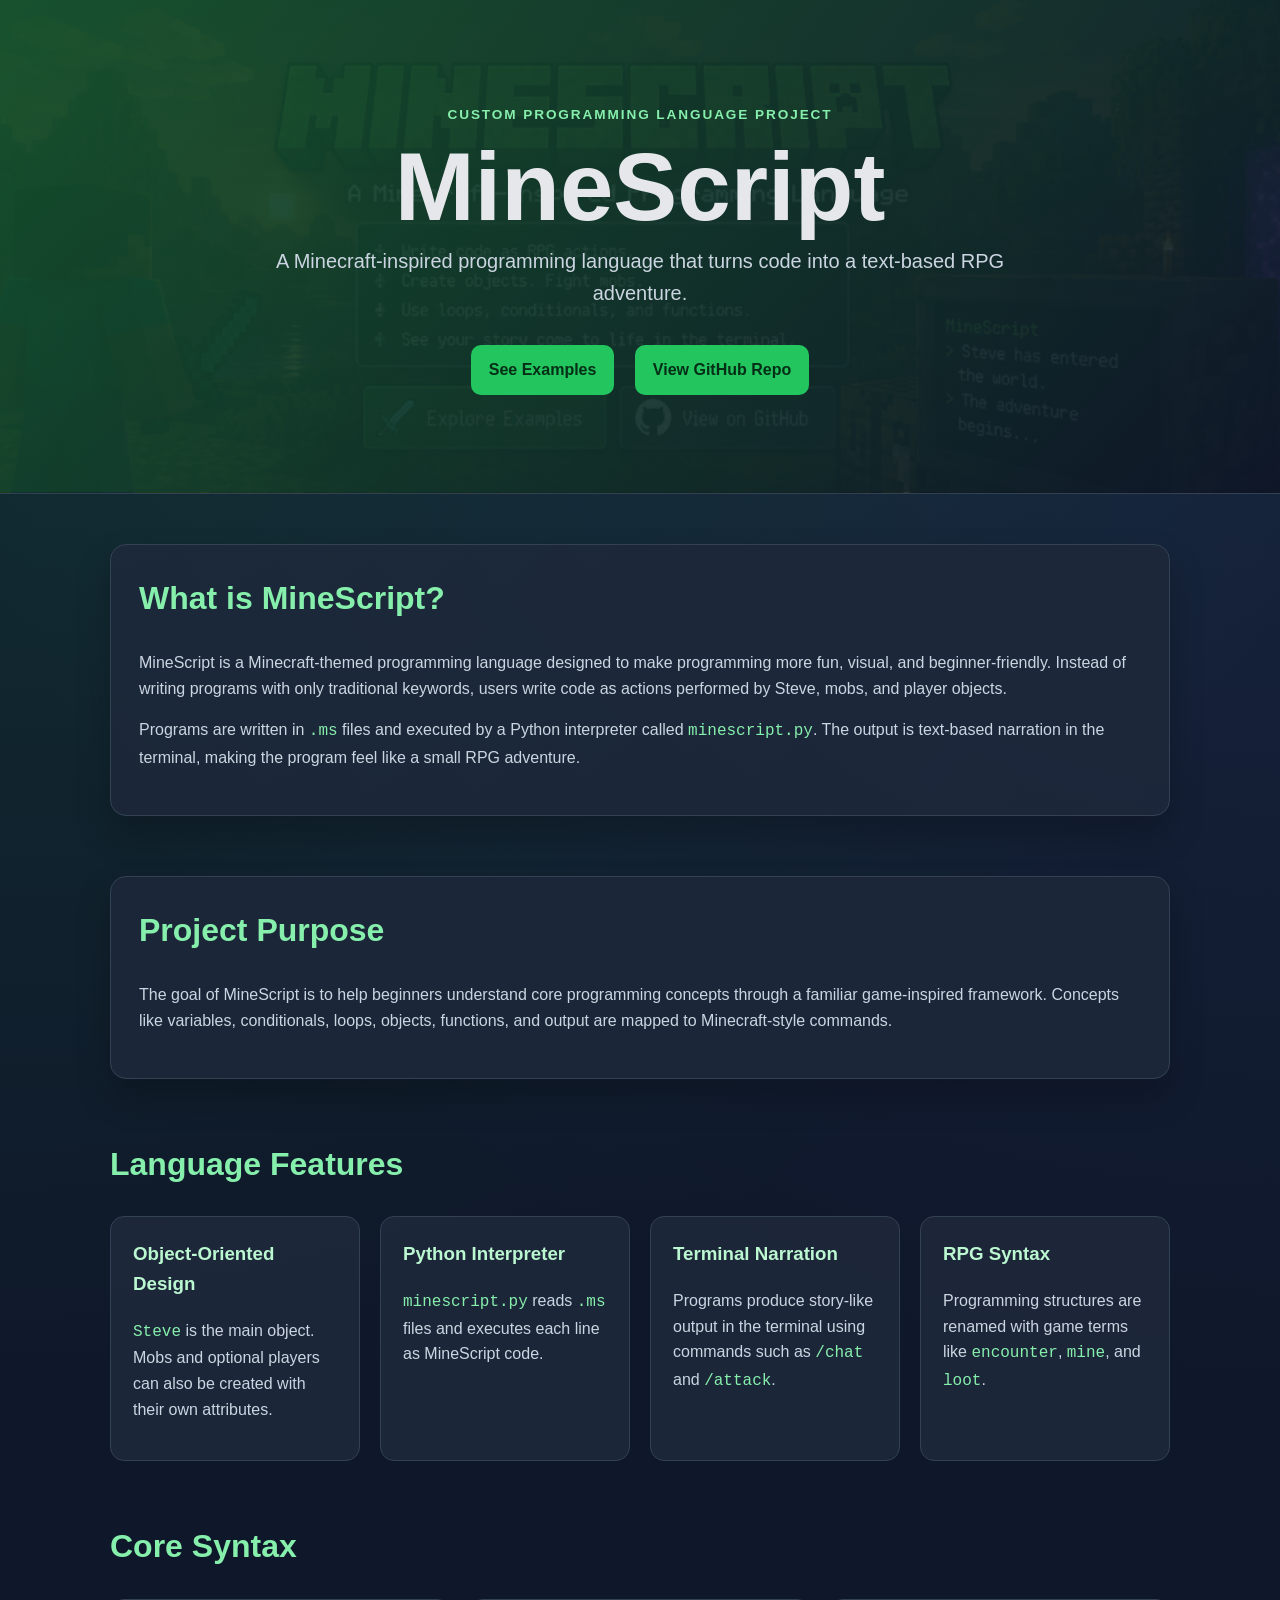
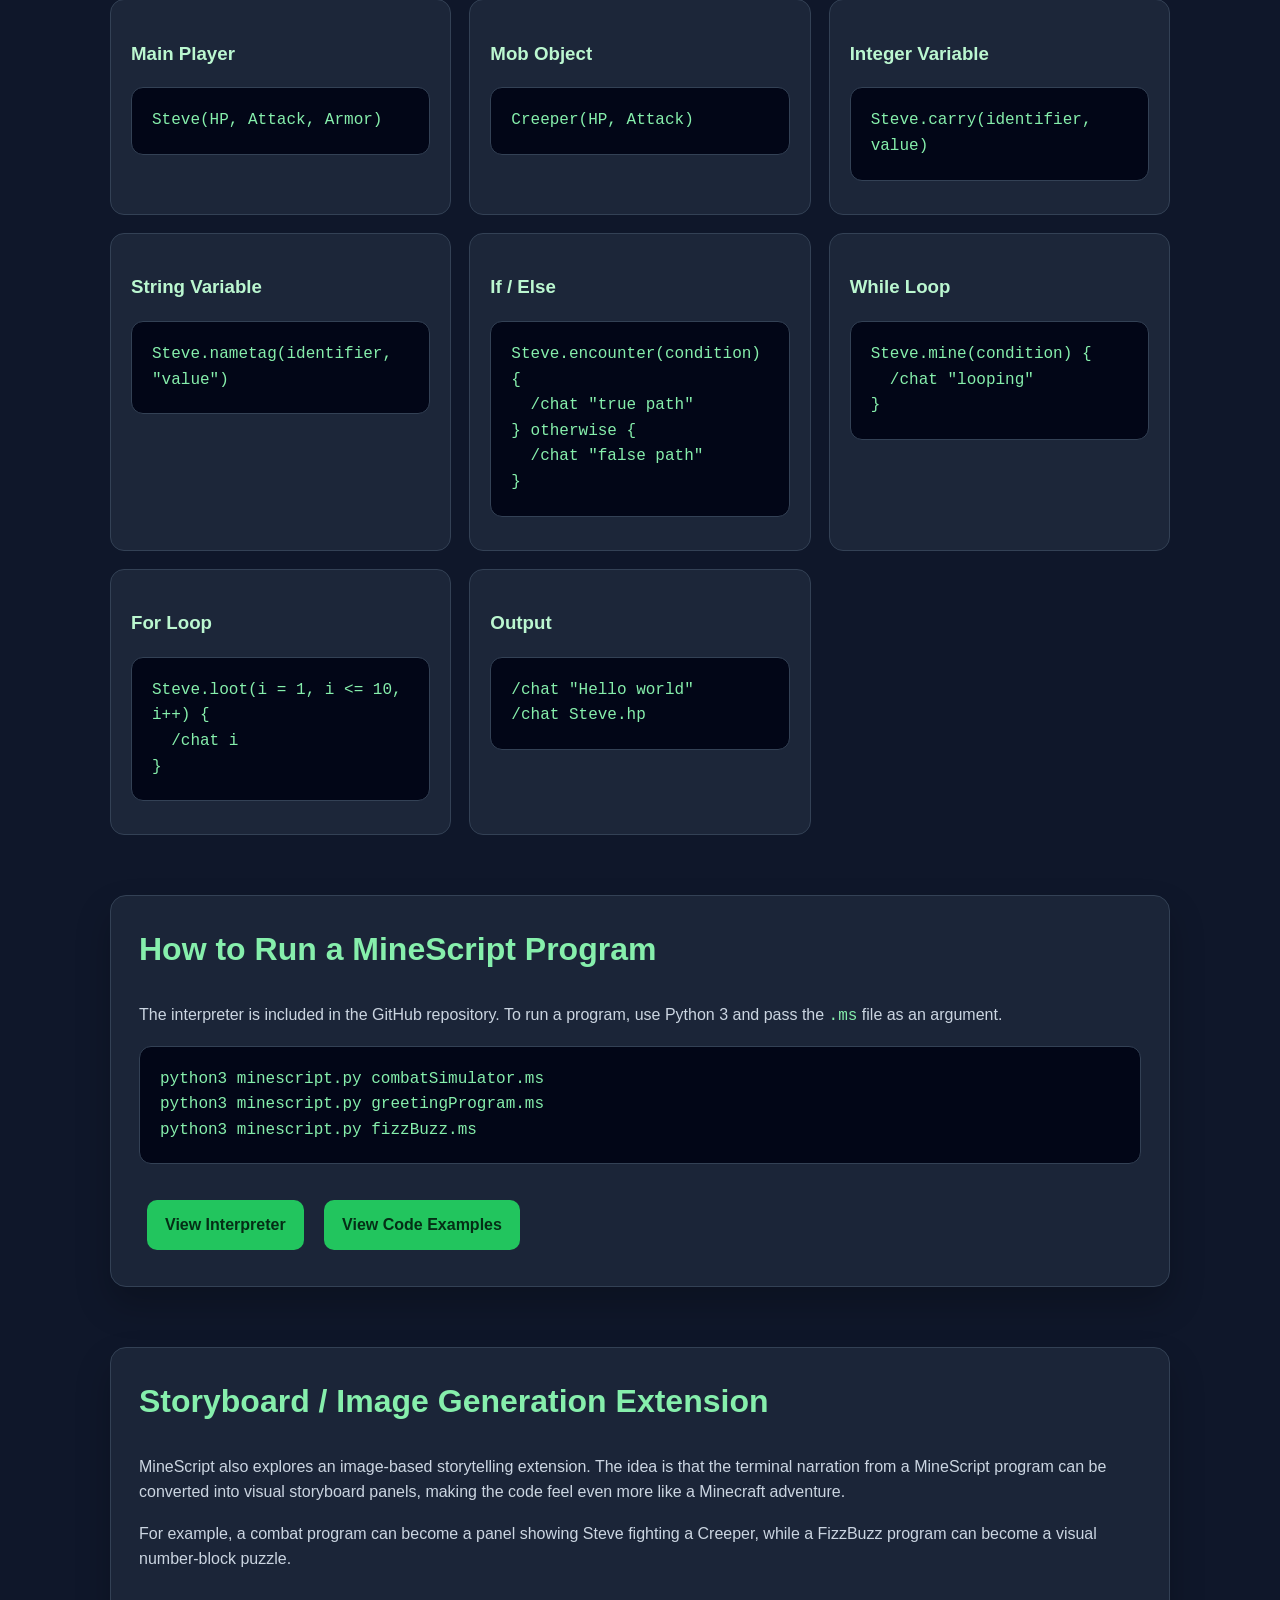
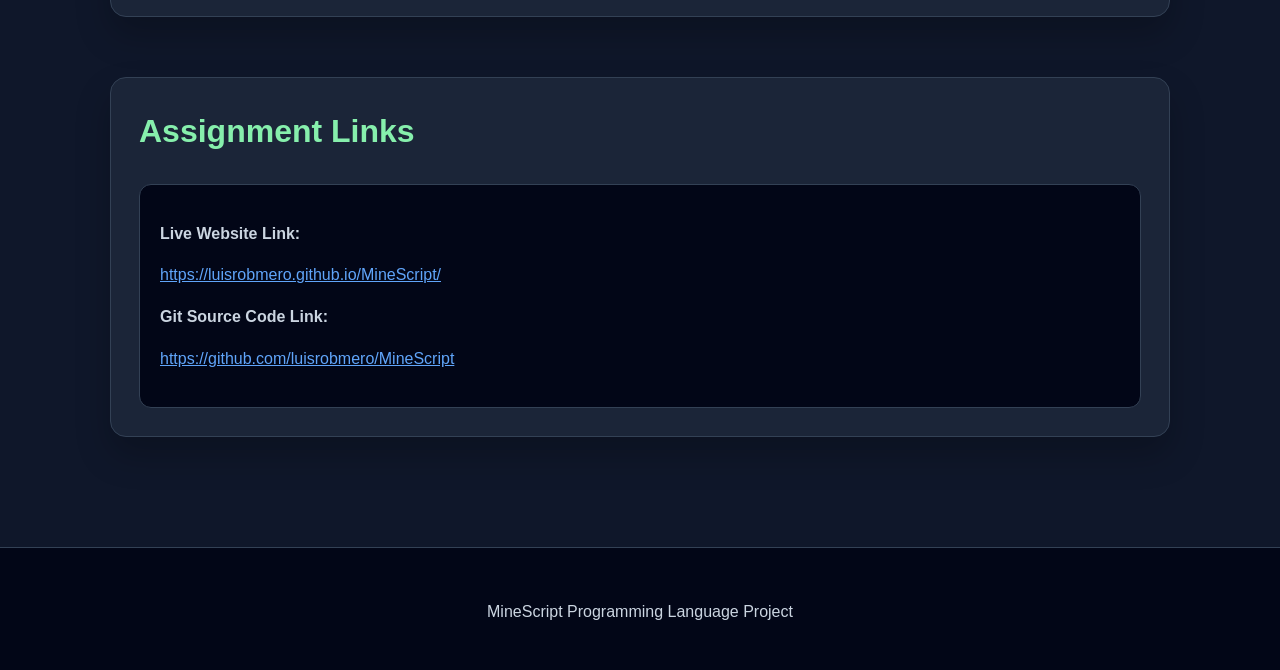
<file: docs/index.html>
<!DOCTYPE html>
<html lang="en">
<head>
  <meta charset="UTF-8" />
  <meta name="viewport" content="width=device-width, initial-scale=1.0" />
  <title>MineScript | Minecraft-Inspired Programming Language</title>
  <link rel="stylesheet" href="style.css" />
</head>
<body>

  <header class="hero">
    <div class="hero-content">
      <p class="eyebrow">Custom Programming Language Project</p>
      <h1>MineScript</h1>
      <p class="hero-subtitle">
        A Minecraft-inspired programming language that turns code into a text-based RPG adventure.
      </p>

      <div class="button-row">
        <a href="examples.html">See Examples</a>
        <a href="https://github.com/luisrobmero/MineScript" target="_blank">View GitHub Repo</a>
      </div>
    </div>
  </header>

  <main>
    <section class="section-card">
      <h2>What is MineScript?</h2>
      <p>
        MineScript is a Minecraft-themed programming language designed to make programming more fun,
        visual, and beginner-friendly. Instead of writing programs with only traditional keywords,
        users write code as actions performed by Steve, mobs, and player objects.
      </p>

      <p>
        Programs are written in <code>.ms</code> files and executed by a Python interpreter called
        <code>minescript.py</code>. The output is text-based narration in the terminal, making the
        program feel like a small RPG adventure.
      </p>
    </section>

    <section class="section-card">
      <h2>Project Purpose</h2>
      <p>
        The goal of MineScript is to help beginners understand core programming concepts through a
        familiar game-inspired framework. Concepts like variables, conditionals, loops, objects,
        functions, and output are mapped to Minecraft-style commands.
      </p>
    </section>

    <section>
      <h2>Language Features</h2>

      <div class="grid">
        <div class="card">
          <h3>Object-Oriented Design</h3>
          <p>
            <code>Steve</code> is the main object. Mobs and optional players can also be created
            with their own attributes.
          </p>
        </div>

        <div class="card">
          <h3>Python Interpreter</h3>
          <p>
            <code>minescript.py</code> reads <code>.ms</code> files and executes each line as
            MineScript code.
          </p>
        </div>

        <div class="card">
          <h3>Terminal Narration</h3>
          <p>
            Programs produce story-like output in the terminal using commands such as
            <code>/chat</code> and <code>/attack</code>.
          </p>
        </div>

        <div class="card">
          <h3>RPG Syntax</h3>
          <p>
            Programming structures are renamed with game terms like
            <code>encounter</code>, <code>mine</code>, and <code>loot</code>.
          </p>
        </div>
      </div>
    </section>

    <section>
      <h2>Core Syntax</h2>

      <div class="syntax-table">
        <div>
          <h3>Main Player</h3>
          <pre><code>Steve(HP, Attack, Armor)</code></pre>
        </div>

        <div>
          <h3>Mob Object</h3>
          <pre><code>Creeper(HP, Attack)</code></pre>
        </div>

        <div>
          <h3>Integer Variable</h3>
          <pre><code>Steve.carry(identifier, value)</code></pre>
        </div>

        <div>
          <h3>String Variable</h3>
          <pre><code>Steve.nametag(identifier, "value")</code></pre>
        </div>

        <div>
          <h3>If / Else</h3>
          <pre><code>Steve.encounter(condition) {
  /chat "true path"
} otherwise {
  /chat "false path"
}</code></pre>
        </div>

        <div>
          <h3>While Loop</h3>
          <pre><code>Steve.mine(condition) {
  /chat "looping"
}</code></pre>
        </div>

        <div>
          <h3>For Loop</h3>
          <pre><code>Steve.loot(i = 1, i <= 10, i++) {
  /chat i
}</code></pre>
        </div>

        <div>
          <h3>Output</h3>
          <pre><code>/chat "Hello world"
/chat Steve.hp</code></pre>
        </div>
      </div>
    </section>

    <section class="section-card">
      <h2>How to Run a MineScript Program</h2>
      <p>
        The interpreter is included in the GitHub repository. To run a program, use Python 3 and pass
        the <code>.ms</code> file as an argument.
      </p>

      <pre><code>python3 minescript.py combatSimulator.ms
python3 minescript.py greetingProgram.ms
python3 minescript.py fizzBuzz.ms</code></pre>

      <div class="button-row left">
        <a href="https://github.com/luisrobmero/MineScript/blob/main/minescript.py" target="_blank">View Interpreter</a>
        <a href="examples.html">View Code Examples</a>
      </div>
    </section>

    <section class="section-card">
      <h2>Storyboard / Image Generation Extension</h2>
      <p>
        MineScript also explores an image-based storytelling extension. The idea is that the terminal
        narration from a MineScript program can be converted into visual storyboard panels, making the
        code feel even more like a Minecraft adventure.
      </p>

      <p>
        For example, a combat program can become a panel showing Steve fighting a Creeper, while a
        FizzBuzz program can become a visual number-block puzzle.
      </p>
    </section>

    <section class="section-card">
      <h2>Assignment Links</h2>

      <div class="link-box">
        <p><strong>Live Website Link:</strong></p>
        <p><a href="https://luisrobmero.github.io/MineScript/" target="_blank">https://luisrobmero.github.io/MineScript/</a></p>

        <p><strong>Git Source Code Link:</strong></p>
        <p><a href="https://github.com/luisrobmero/MineScript" target="_blank">https://github.com/luisrobmero/MineScript</a></p>
      </div>
    </section>
  </main>

  <footer>
    <p>MineScript Programming Language Project</p>
  </footer>

</body>
</html>
</file>
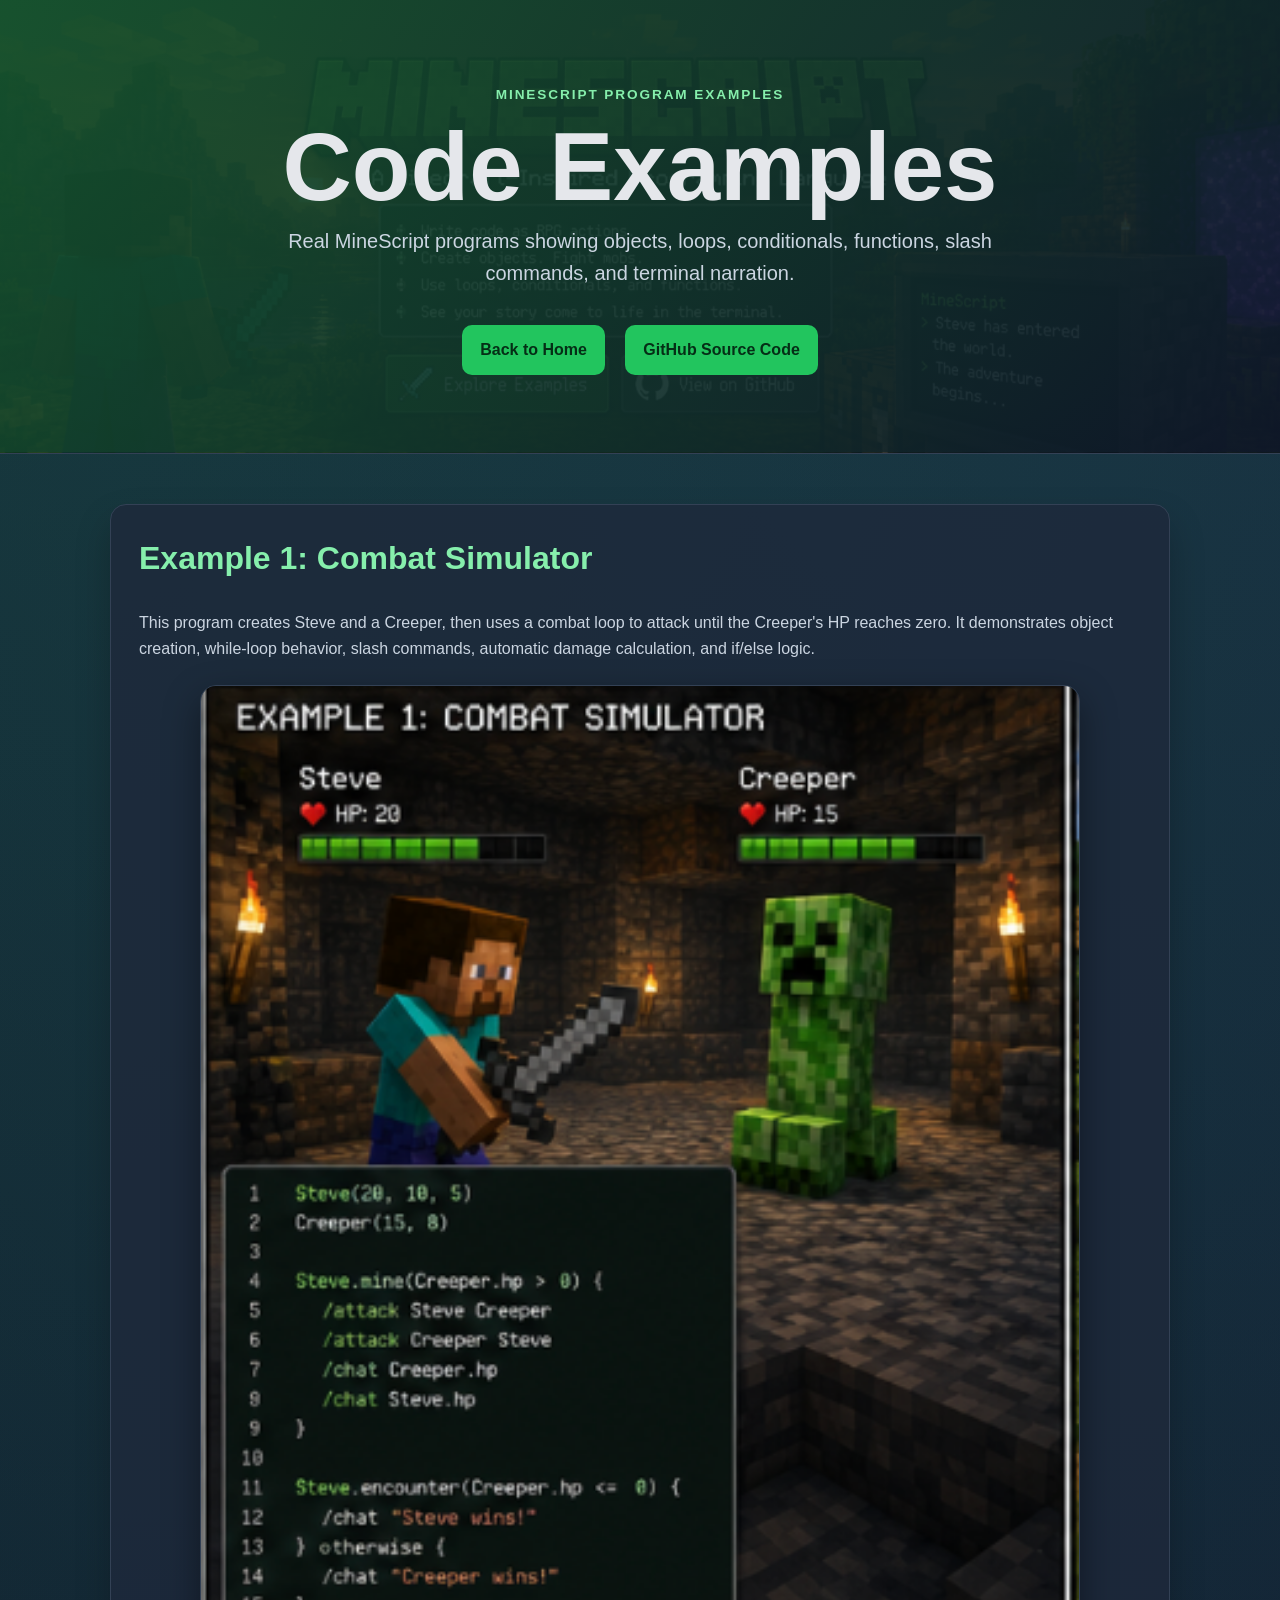
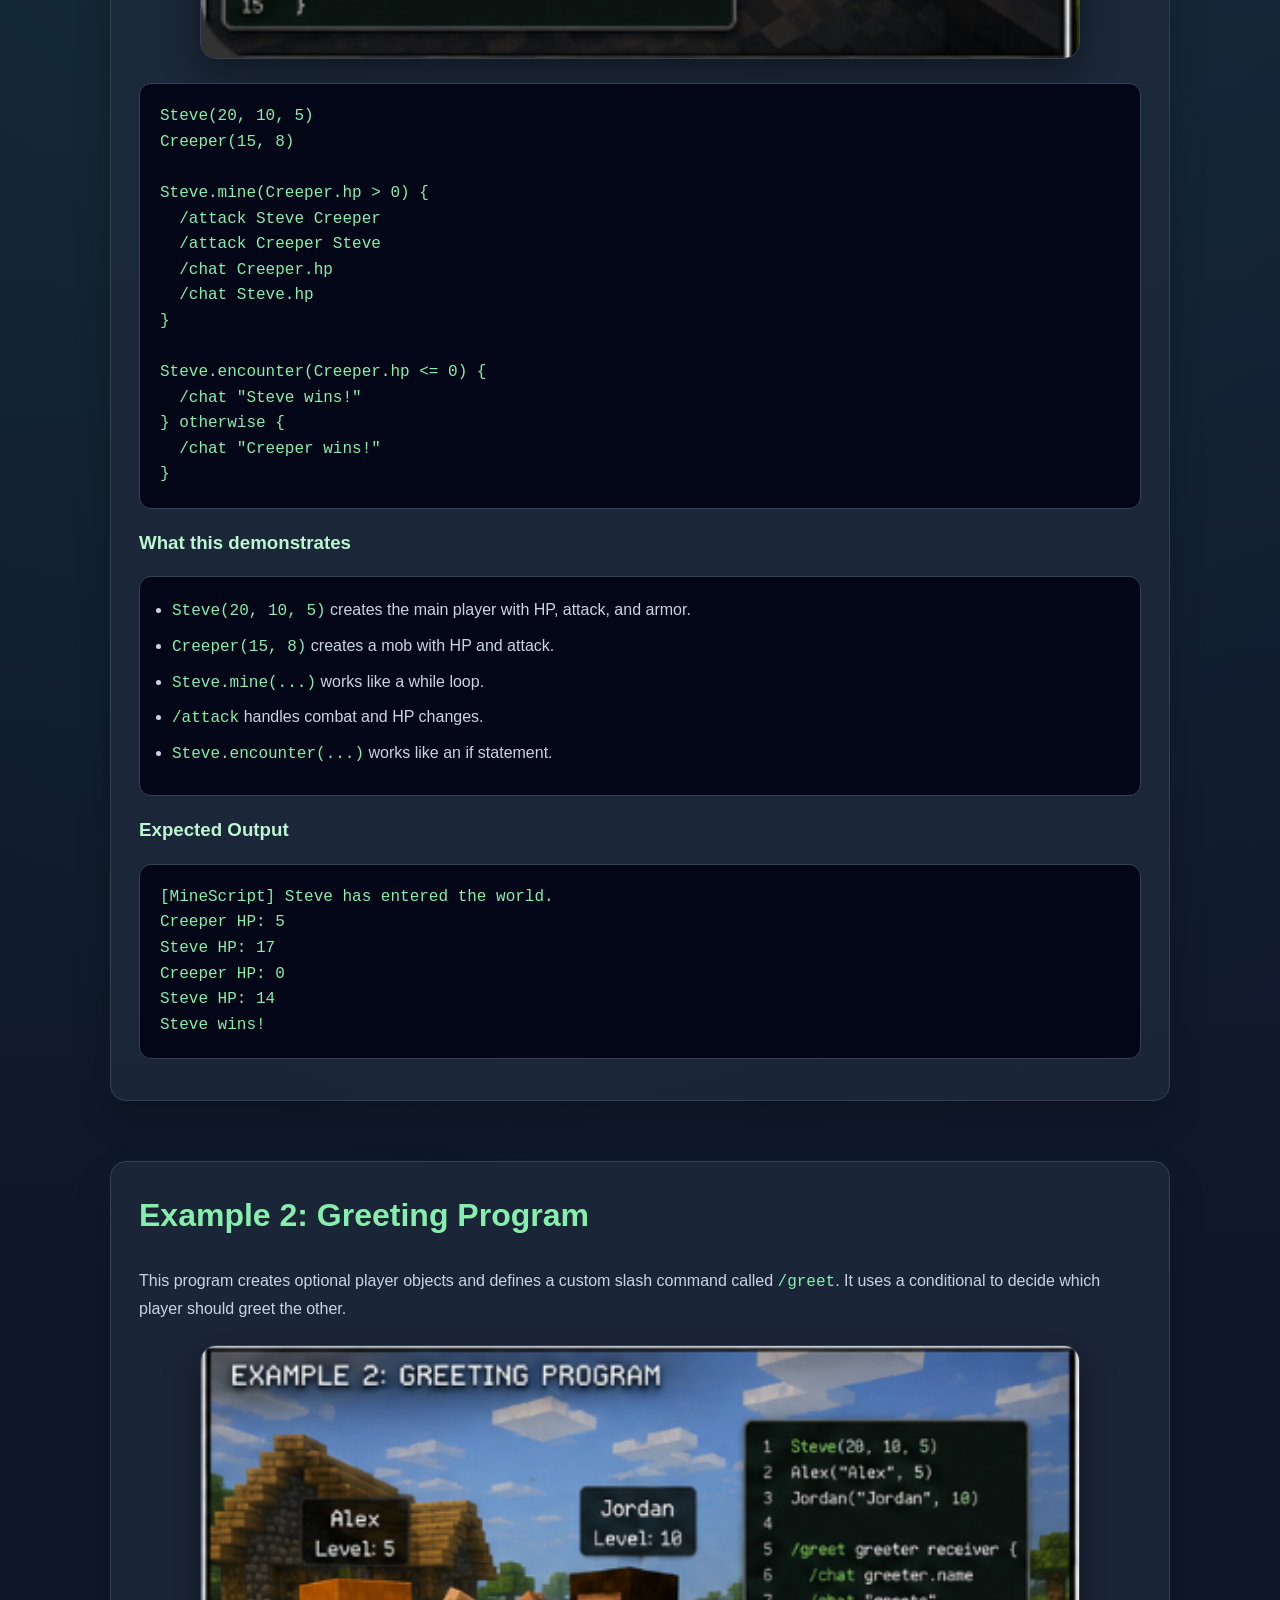
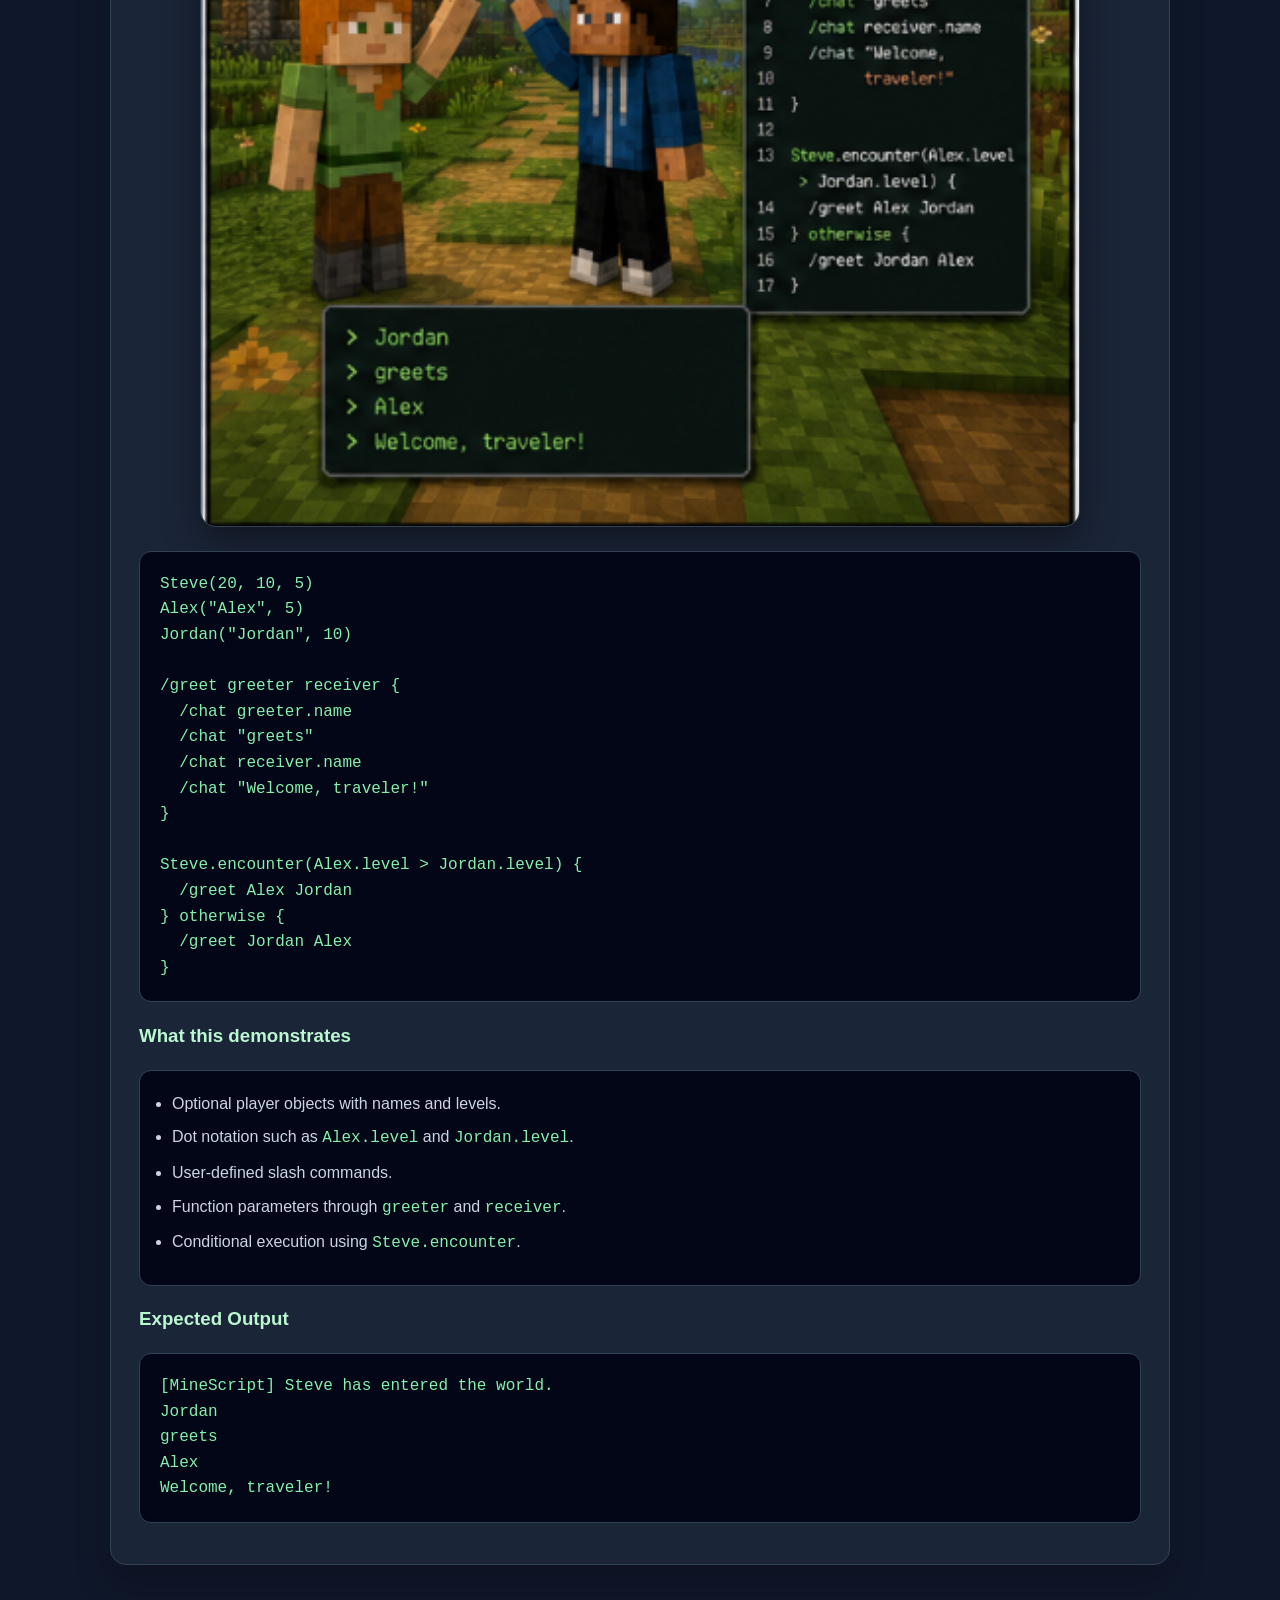
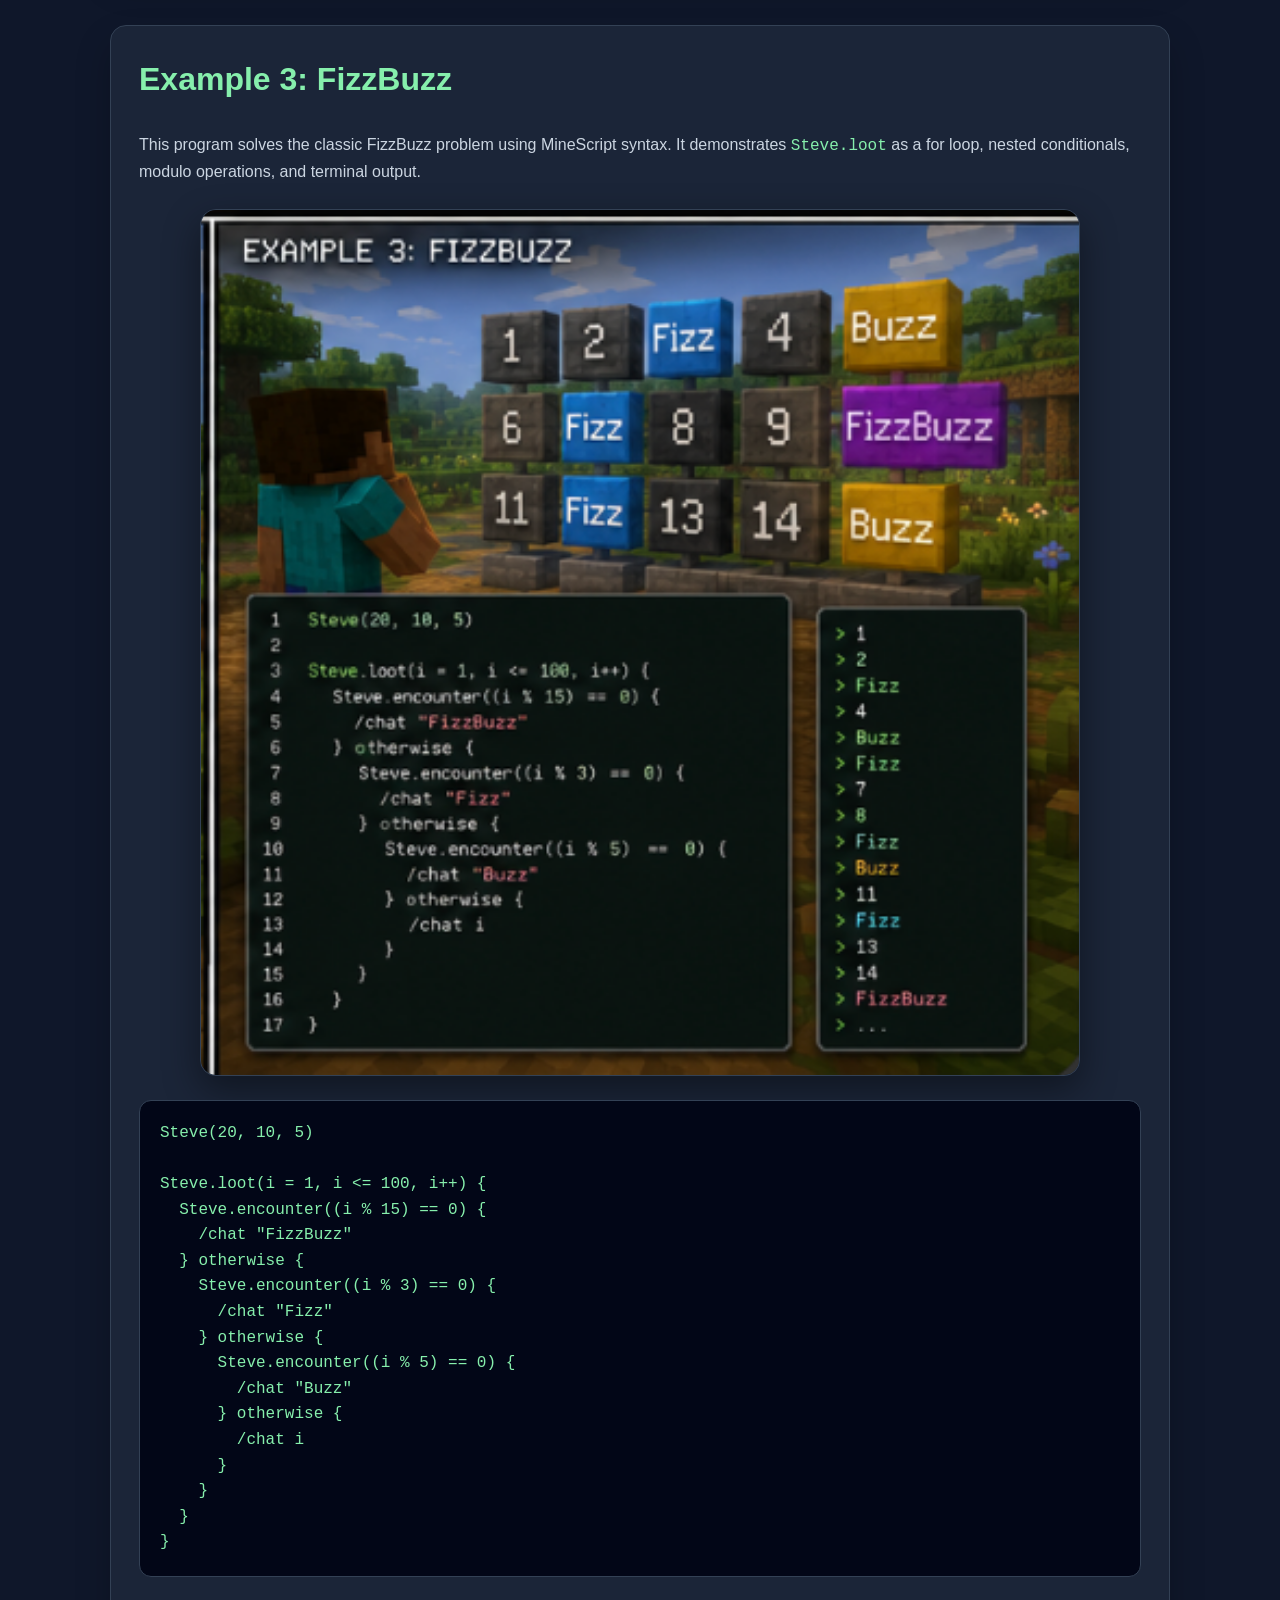
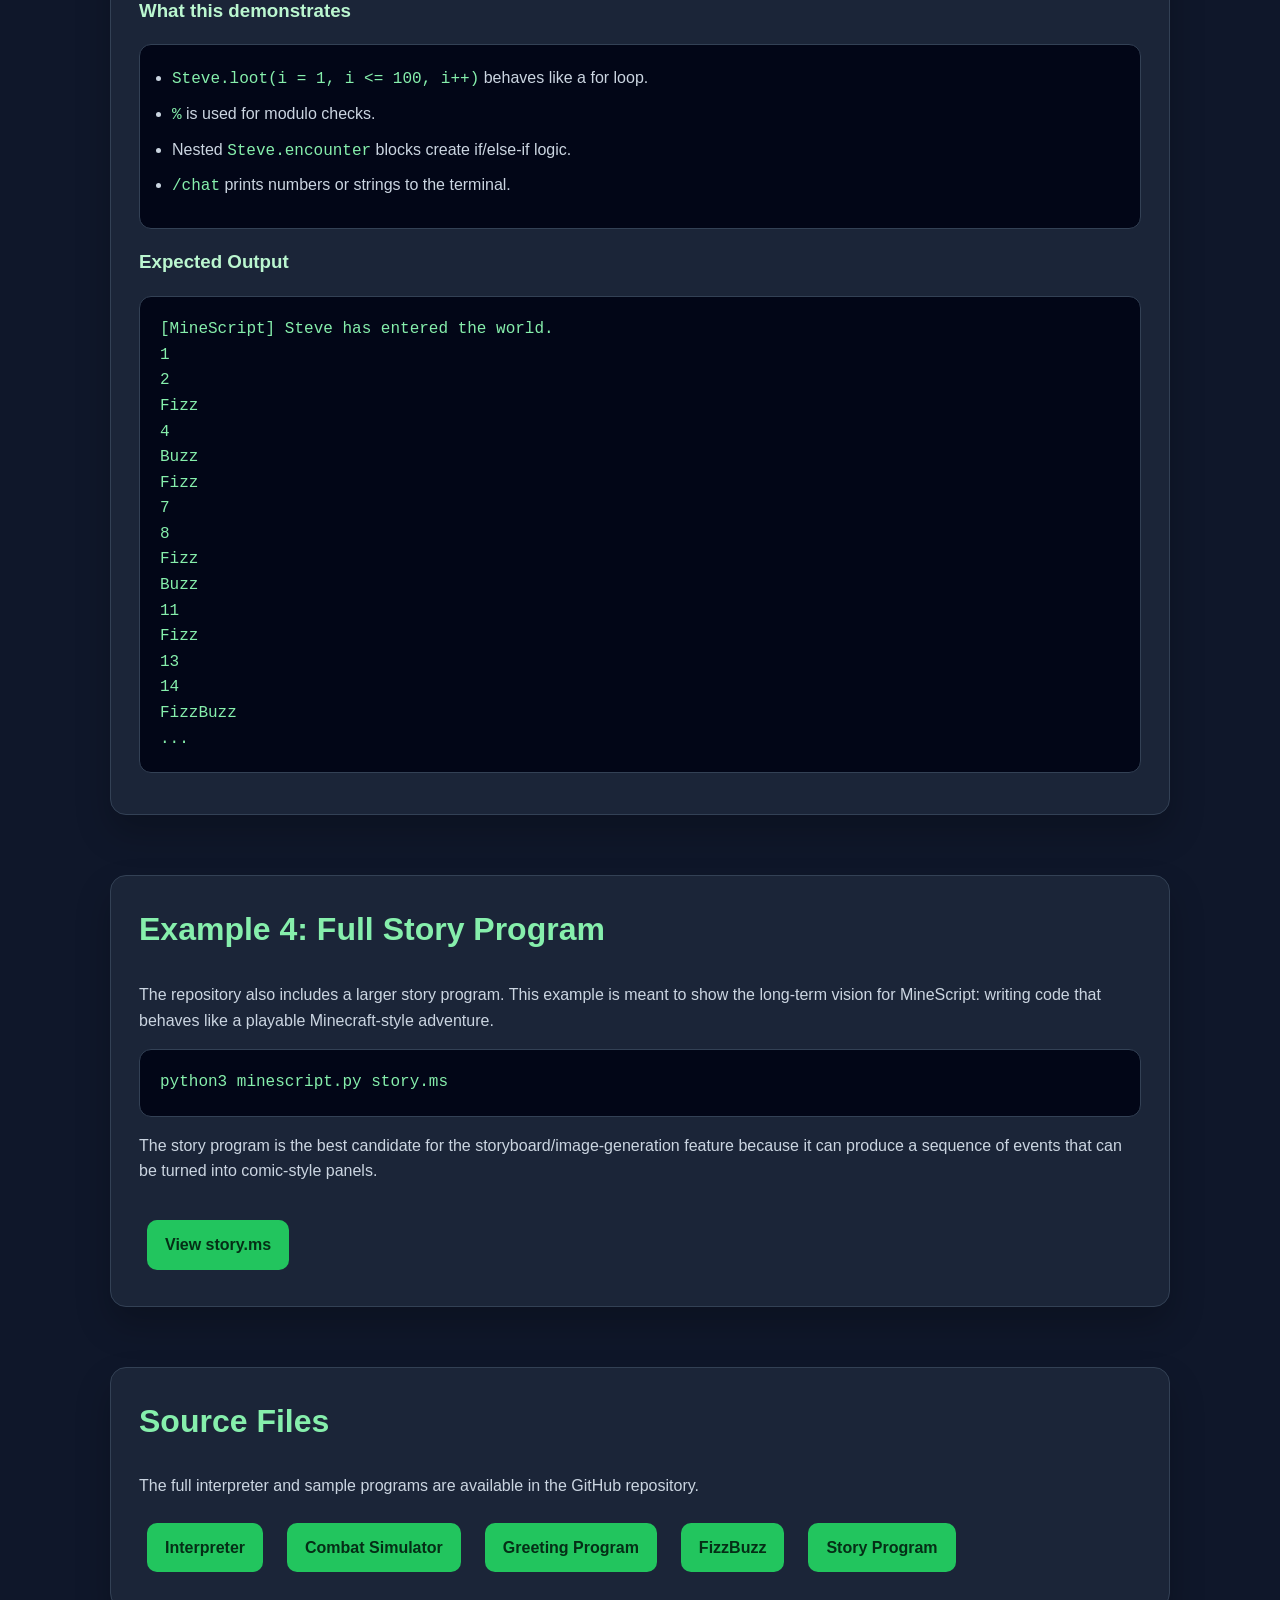
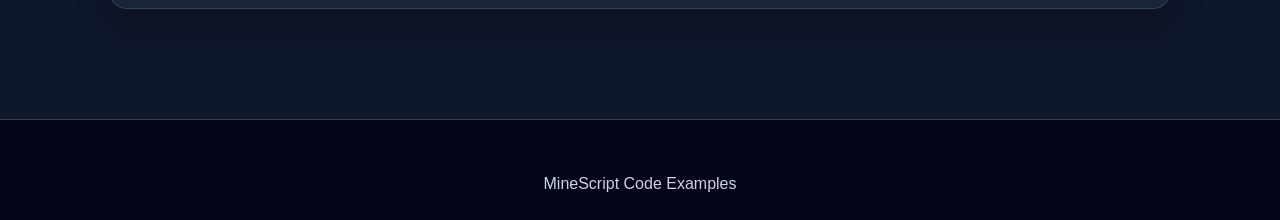
<file: docs/examples.html>
<!DOCTYPE html>
<html lang="en">
<head>
  <meta charset="UTF-8" />
  <meta name="viewport" content="width=device-width, initial-scale=1.0" />
  <title>MineScript Examples</title>
  <link rel="stylesheet" href="style.css" />
</head>
<body>

  <header class="hero small-hero">
    <div class="hero-content">
      <p class="eyebrow">MineScript Program Examples</p>
      <h1>Code Examples</h1>
      <p class="hero-subtitle">
        Real MineScript programs showing objects, loops, conditionals, functions, slash commands, and terminal narration.
      </p>

      <div class="button-row">
        <a href="index.html">Back to Home</a>
        <a href="https://github.com/luisrobmero/MineScript" target="_blank">GitHub Source Code</a>
      </div>
    </div>
  </header>

  <main>

    <section class="example-section">
      <h2>Example 1: Combat Simulator</h2>

      <p>
        This program creates Steve and a Creeper, then uses a combat loop to attack until the Creeper's
        HP reaches zero. It demonstrates object creation, while-loop behavior, slash commands, automatic
        damage calculation, and if/else logic.
      </p>

      <img src="images/combat-simulator.png" alt="Minecraft-style scene of Steve fighting a Creeper" class="example-image">

      <pre><code>Steve(20, 10, 5)
Creeper(15, 8)

Steve.mine(Creeper.hp > 0) {
  /attack Steve Creeper
  /attack Creeper Steve
  /chat Creeper.hp
  /chat Steve.hp
}

Steve.encounter(Creeper.hp <= 0) {
  /chat "Steve wins!"
} otherwise {
  /chat "Creeper wins!"
}</code></pre>

      <h3>What this demonstrates</h3>
      <ul>
        <li><code>Steve(20, 10, 5)</code> creates the main player with HP, attack, and armor.</li>
        <li><code>Creeper(15, 8)</code> creates a mob with HP and attack.</li>
        <li><code>Steve.mine(...)</code> works like a while loop.</li>
        <li><code>/attack</code> handles combat and HP changes.</li>
        <li><code>Steve.encounter(...)</code> works like an if statement.</li>
      </ul>

      <h3>Expected Output</h3>
      <pre><code>[MineScript] Steve has entered the world.
Creeper HP: 5
Steve HP: 17
Creeper HP: 0
Steve HP: 14
Steve wins!</code></pre>
    </section>

    <section class="example-section">
      <h2>Example 2: Greeting Program</h2>

      <p>
        This program creates optional player objects and defines a custom slash command called
        <code>/greet</code>. It uses a conditional to decide which player should greet the other.
      </p>

      <img src="images/greeting-program.png" alt="Minecraft-style scene of two players greeting each other" class="example-image">

      <pre><code>Steve(20, 10, 5)
Alex("Alex", 5)
Jordan("Jordan", 10)

/greet greeter receiver {
  /chat greeter.name
  /chat "greets"
  /chat receiver.name
  /chat "Welcome, traveler!"
}

Steve.encounter(Alex.level > Jordan.level) {
  /greet Alex Jordan
} otherwise {
  /greet Jordan Alex
}</code></pre>

      <h3>What this demonstrates</h3>
      <ul>
        <li>Optional player objects with names and levels.</li>
        <li>Dot notation such as <code>Alex.level</code> and <code>Jordan.level</code>.</li>
        <li>User-defined slash commands.</li>
        <li>Function parameters through <code>greeter</code> and <code>receiver</code>.</li>
        <li>Conditional execution using <code>Steve.encounter</code>.</li>
      </ul>

      <h3>Expected Output</h3>
      <pre><code>[MineScript] Steve has entered the world.
Jordan
greets
Alex
Welcome, traveler!</code></pre>
    </section>

    <section class="example-section">
      <h2>Example 3: FizzBuzz</h2>

      <p>
        This program solves the classic FizzBuzz problem using MineScript syntax.
        It demonstrates <code>Steve.loot</code> as a for loop, nested conditionals,
        modulo operations, and terminal output.
      </p>

      <img src="images/fizzbuzz.png" alt="Minecraft-style scene showing FizzBuzz number blocks" class="example-image">

      <pre><code>Steve(20, 10, 5)

Steve.loot(i = 1, i <= 100, i++) {
  Steve.encounter((i % 15) == 0) {
    /chat "FizzBuzz"
  } otherwise {
    Steve.encounter((i % 3) == 0) {
      /chat "Fizz"
    } otherwise {
      Steve.encounter((i % 5) == 0) {
        /chat "Buzz"
      } otherwise {
        /chat i
      }
    }
  }
}</code></pre>

      <h3>What this demonstrates</h3>
      <ul>
        <li><code>Steve.loot(i = 1, i <= 100, i++)</code> behaves like a for loop.</li>
        <li><code>%</code> is used for modulo checks.</li>
        <li>Nested <code>Steve.encounter</code> blocks create if/else-if logic.</li>
        <li><code>/chat</code> prints numbers or strings to the terminal.</li>
      </ul>

      <h3>Expected Output</h3>
      <pre><code>[MineScript] Steve has entered the world.
1
2
Fizz
4
Buzz
Fizz
7
8
Fizz
Buzz
11
Fizz
13
14
FizzBuzz
...</code></pre>
    </section>

    <section class="example-section">
      <h2>Example 4: Full Story Program</h2>

      <p>
        The repository also includes a larger story program. This example is meant to show the long-term
        vision for MineScript: writing code that behaves like a playable Minecraft-style adventure.
      </p>

      <pre><code>python3 minescript.py story.ms</code></pre>

      <p>
        The story program is the best candidate for the storyboard/image-generation feature because it
        can produce a sequence of events that can be turned into comic-style panels.
      </p>

      <div class="button-row left">
        <a href="https://github.com/luisrobmero/MineScript/blob/main/story.ms" target="_blank">View story.ms</a>
      </div>
    </section>

    <section class="example-section">
      <h2>Source Files</h2>

      <p>
        The full interpreter and sample programs are available in the GitHub repository.
      </p>

      <div class="button-grid">
        <a href="https://github.com/luisrobmero/MineScript/blob/main/minescript.py" target="_blank">Interpreter</a>
        <a href="https://github.com/luisrobmero/MineScript/blob/main/combatSimulator.ms" target="_blank">Combat Simulator</a>
        <a href="https://github.com/luisrobmero/MineScript/blob/main/greetingProgram.ms" target="_blank">Greeting Program</a>
        <a href="https://github.com/luisrobmero/MineScript/blob/main/fizzBuzz.ms" target="_blank">FizzBuzz</a>
        <a href="https://github.com/luisrobmero/MineScript/blob/main/story.ms" target="_blank">Story Program</a>
      </div>
    </section>

  </main>

  <footer>
    <p>MineScript Code Examples</p>
  </footer>

</body>
</html>
</file>
<file: docs/style.css>
* {
  box-sizing: border-box;
}

:root {
  --bg: #0f172a;
  --panel: #1e293b;
  --panel-dark: #020617;
  --text: #e5e7eb;
  --muted: #cbd5e1;
  --green: #22c55e;
  --green-soft: #86efac;
  --border: #334155;
  --blue: #60a5fa;
}

body {
  margin: 0;
  font-family: Arial, Helvetica, sans-serif;
  background:
    radial-gradient(circle at top left, rgba(34, 197, 94, 0.16), transparent 35%),
    radial-gradient(circle at top right, rgba(96, 165, 250, 0.12), transparent 35%),
    var(--bg);
  color: var(--text);
  line-height: 1.6;
}

.hero {
  min-height: 420px;
  padding: 90px 20px;
  display: flex;
  align-items: center;
  justify-content: center;
  text-align: center;
  background:
    linear-gradient(135deg, rgba(20, 83, 45, 0.95), rgba(15, 23, 42, 0.92)),
    url("images/hero.png");
  background-size: cover;
  background-position: center;
  border-bottom: 1px solid var(--border);
}

.small-hero {
  min-height: 300px;
  padding: 70px 20px;
}

.hero-content {
  max-width: 900px;
}

.eyebrow {
  color: var(--green-soft);
  text-transform: uppercase;
  letter-spacing: 0.14em;
  font-size: 0.85rem;
  font-weight: bold;
}

.hero h1 {
  font-size: clamp(3rem, 8vw, 6rem);
  margin: 10px 0;
  line-height: 1;
}

.hero-subtitle {
  font-size: 1.25rem;
  color: var(--muted);
  max-width: 760px;
  margin: 0 auto;
}

main {
  max-width: 1100px;
  margin: 0 auto;
  padding: 50px 20px;
}

section {
  margin-bottom: 60px;
}

.section-card,
.example-section {
  background: rgba(30, 41, 59, 0.82);
  border: 1px solid var(--border);
  border-radius: 16px;
  padding: 28px;
  box-shadow: 0 18px 35px rgba(0, 0, 0, 0.22);
}

h2 {
  color: var(--green-soft);
  font-size: 2rem;
  margin-top: 0;
}

h3 {
  color: #bbf7d0;
}

p {
  color: var(--muted);
}

code {
  color: var(--green-soft);
  font-family: Consolas, Monaco, monospace;
}

pre {
  background: var(--panel-dark);
  color: var(--text);
  padding: 20px;
  border-radius: 12px;
  overflow-x: auto;
  border: 1px solid var(--border);
  white-space: pre-wrap;
}

.button-row {
  margin-top: 28px;
  text-align: center;
}

.button-row.left {
  text-align: left;
}

.button-row a,
.button-grid a {
  display: inline-block;
  margin: 8px;
  padding: 12px 18px;
  background: var(--green);
  color: #052e16;
  text-decoration: none;
  font-weight: bold;
  border-radius: 10px;
  transition: transform 0.15s ease, opacity 0.15s ease;
}

.button-row a:hover,
.button-grid a:hover {
  transform: translateY(-2px);
  opacity: 0.9;
}

.grid {
  display: grid;
  grid-template-columns: repeat(auto-fit, minmax(240px, 1fr));
  gap: 20px;
}

.card {
  background: rgba(30, 41, 59, 0.9);
  padding: 22px;
  border-radius: 14px;
  border: 1px solid var(--border);
}

.card h3 {
  margin-top: 0;
}

.syntax-table {
  display: grid;
  grid-template-columns: repeat(auto-fit, minmax(320px, 1fr));
  gap: 18px;
}

.syntax-table > div {
  background: rgba(30, 41, 59, 0.9);
  border: 1px solid var(--border);
  border-radius: 14px;
  padding: 20px;
}

.example-image {
  width: 100%;
  max-width: 880px;
  display: block;
  margin: 24px auto;
  border-radius: 16px;
  border: 1px solid var(--border);
  box-shadow: 0 14px 36px rgba(0, 0, 0, 0.42);
}

ul {
  background: var(--panel-dark);
  border: 1px solid var(--border);
  border-radius: 12px;
  padding: 20px 32px;
}

li {
  margin-bottom: 8px;
  color: var(--muted);
}

.link-box {
  background: var(--panel-dark);
  border: 1px solid var(--border);
  border-radius: 12px;
  padding: 20px;
  overflow-wrap: break-word;
}

a {
  color: var(--blue);
}

.button-grid {
  display: flex;
  flex-wrap: wrap;
  gap: 8px;
}

footer {
  text-align: center;
  padding: 35px;
  background: var(--panel-dark);
  border-top: 1px solid var(--border);
  color: #94a3b8;
}

@media (max-width: 650px) {
  .section-card,
  .example-section {
    padding: 20px;
  }

  .syntax-table {
    grid-template-columns: 1fr;
  }

  .button-row a,
  .button-grid a {
    display: block;
    text-align: center;
  }
}
</file>
